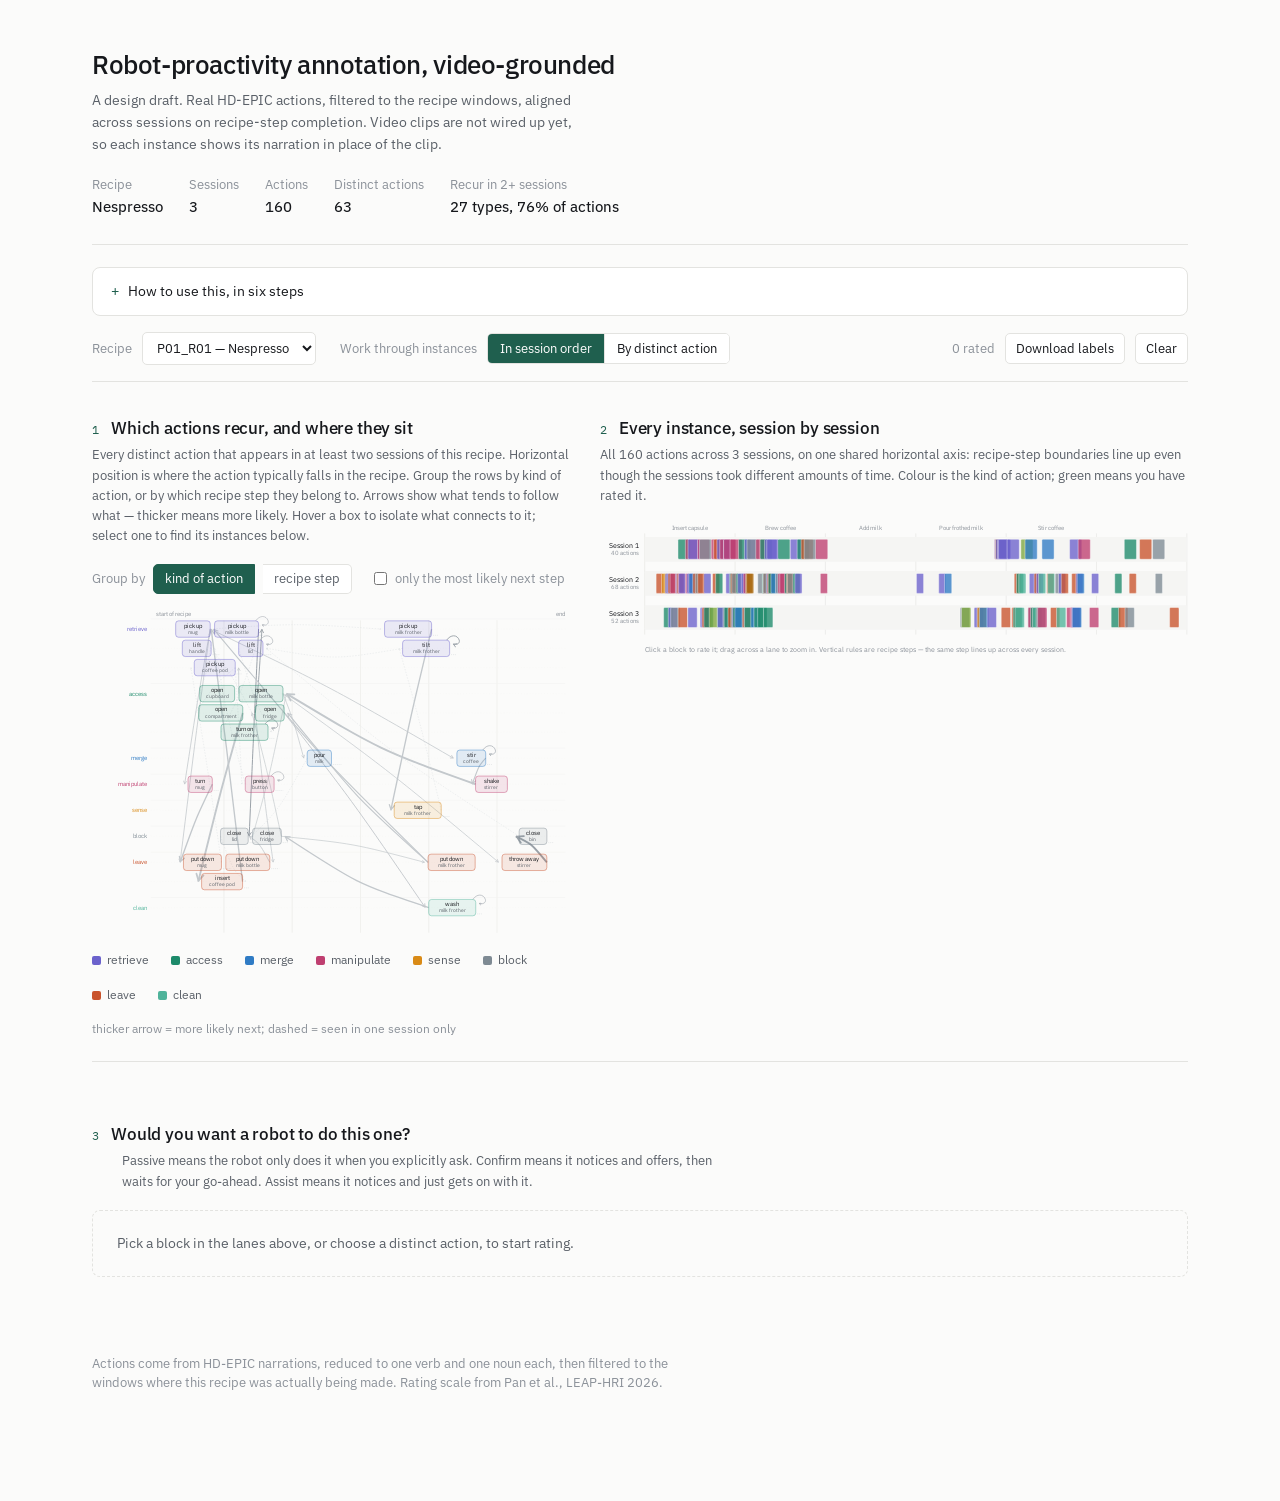
<file: index.html>
<!DOCTYPE html>
<html lang="en">
<head>
<meta charset="utf-8">
<meta name="viewport" content="width=device-width,initial-scale=1">
<title>Proactivity annotation tool — design draft</title>
<link rel="preconnect" href="https://fonts.googleapis.com">
<link rel="preconnect" href="https://fonts.gstatic.com" crossorigin>
<link href="https://fonts.googleapis.com/css2?family=IBM+Plex+Sans:wght@400;450;500;600&family=IBM+Plex+Mono:wght@400;450&display=swap" rel="stylesheet">
<style>
:root{
  --paper:#FBFBFA; --panel:#FFFFFF; --ink:#16181C; --mid:#5A6068; --soft:#8B9199;
  --rule:#E3E3E0; --rule2:#F0F0EE; --accent:#1F5F4E; --accent-soft:#E8F0ED;
  --shade:#F5F5F3;
  --c-access:#1D8A6A; --c-block:#7E8A93; --c-clean:#4FB39A; --c-leave:#C9532C;
  --c-manipulate:#BF3F70; --c-merge:#2F7BC4; --c-monitor:#A9690F; --c-retrieve:#6B62CC;
  --c-sense:#D98A16; --c-split:#C93F3F; --c-transition:#7EA83F; --c-order:#9A6BB8;
}
*{box-sizing:border-box}
html,body{margin:0;padding:0}
body{background:var(--paper);color:var(--ink);font-family:"IBM Plex Sans",-apple-system,BlinkMacSystemFont,"Segoe UI",sans-serif;font-size:14px;line-height:1.55;-webkit-font-smoothing:antialiased}
.wrap{width:90%;max-width:2200px;margin:0 auto;padding:0 28px 96px}
.toprow{display:grid;grid-template-columns:1fr 1.22fr;gap:26px;align-items:start;border-bottom:1px solid var(--rule);margin-bottom:26px}
.toprow>section{border-bottom:0;margin-bottom:0;padding-bottom:22px;min-width:0}
.toprow .snote,.toprow .plot,.toprow .legend,.toprow .gctl{margin-left:0;max-width:none}
@media (max-width:1200px){.toprow{grid-template-columns:1fr}}
a{color:var(--accent)}
h1,h2,h3{font-weight:500;margin:0}

/* ---------- masthead ---------- */
header{padding:44px 0 26px;border-bottom:1px solid var(--rule)}
h1{font-size:26px;letter-spacing:-.015em}
.sub{color:var(--mid);margin-top:6px;max-width:62ch}
.meta{display:flex;gap:26px;flex-wrap:wrap;margin-top:20px;font-size:12.5px;color:var(--soft)}
.meta b{display:block;font-weight:450;color:var(--ink);font-size:15px;font-variant-numeric:tabular-nums}

/* ---------- controls ---------- */
.bar{display:flex;gap:10px;align-items:center;flex-wrap:wrap;padding:16px 0;border-bottom:1px solid var(--rule);position:sticky;top:0;background:var(--paper);z-index:20}
.bar .lbl{font-size:12.5px;color:var(--soft)}
select,button{font-family:inherit;font-size:13px;color:var(--ink);background:var(--panel);border:1px solid var(--rule);border-radius:5px;padding:6px 10px;cursor:pointer}
select:focus-visible,button:focus-visible{outline:2px solid var(--accent);outline-offset:1px}
button:hover{border-color:var(--soft)}
.seg{display:inline-flex;border:1px solid var(--rule);border-radius:5px;overflow:hidden;background:var(--panel)}
.seg button{border:0;border-radius:0;padding:6px 12px}
.seg button+button{border-left:1px solid var(--rule)}
.seg button[aria-pressed=true]{background:var(--accent);color:#fff}
.spacer{flex:1}

/* ---------- sections ---------- */
section{padding:34px 0;border-bottom:1px solid var(--rule)}
.shead{display:flex;align-items:baseline;gap:12px;margin-bottom:4px}
.snum{font-family:"IBM Plex Mono",monospace;font-size:12px;color:var(--accent);padding-top:2px}
.shead h2{font-size:16.5px;letter-spacing:-.01em}
.snote{color:var(--mid);font-size:13px;max-width:74ch;margin:0 0 18px 30px}
.gctl{margin:0 0 10px 30px;display:flex;align-items:center;gap:8px;font-size:12.5px;color:var(--soft);flex-wrap:wrap}
.gbtn{font:inherit;padding:4px 11px;border:1px solid var(--rule);background:var(--panel);cursor:pointer;color:var(--mid)}
.gbtn:first-of-type{border-radius:5px 0 0 5px}.gbtn:last-of-type{border-radius:0 5px 5px 0;border-left:none}
.gbtn.on{background:var(--accent);border-color:var(--accent);color:#fff}
.gchk{display:flex;align-items:center;gap:5px;margin-left:10px;cursor:pointer}
.plot{margin-left:30px}
svg{display:block;width:100%;height:auto;overflow:visible}
text{font-family:"IBM Plex Sans",sans-serif}

/* ---------- annotation ---------- */
.rate{margin-left:0;background:var(--panel);border:1px solid var(--rule);border-radius:8px;padding:22px 24px}
.ctrack{position:relative;height:7px;border-radius:4px;background:var(--rule2);margin-top:8px;overflow:hidden}
.cact{position:absolute;top:0;bottom:0;background:var(--accent);opacity:.5}
.chead{position:absolute;top:-2px;width:2px;height:11px;background:var(--ink);left:0}
.bulk{margin:14px 0 0;font-size:12.5px;color:var(--soft);display:flex;align-items:center;gap:10px;flex-wrap:wrap}
.rate.empty{background:none;border-style:dashed;color:var(--mid)}
.clip{display:flex;gap:22px;align-items:stretch}
.clipcol{width:min(720px,46%);flex:none;min-width:0}
.clipv{width:100%;aspect-ratio:16/9;border-radius:6px;background:#000;border:1px solid var(--rule2)}
.clipv video{width:100%;height:100%;border-radius:6px;object-fit:cover;filter:brightness(2) contrast(1.15) saturate(1.1)}
.ctext{flex:1;min-width:0;display:flex;flex-direction:column}
.cclip{font-size:11px;color:var(--soft);margin-top:5px;text-align:center;font-variant-numeric:tabular-nums}
.thumb{width:172px;height:104px;border-radius:6px;background:var(--shade);border:1px solid var(--rule2);flex:none;display:flex;align-items:center;justify-content:center;color:var(--soft);font-size:11.5px;text-align:center;padding:10px}
.cname{font-size:17px;font-weight:500;letter-spacing:-.01em}
.cmeta{font-size:12.5px;color:var(--soft);margin-top:3px;font-variant-numeric:tabular-nums}
.narr{margin-top:10px;font-size:13.5px;color:var(--mid);border-left:2px solid var(--rule);padding-left:11px}
.ctx{margin-top:11px;margin-bottom:16px;font-size:13px;color:var(--mid)}
.ctx b{font-weight:450;color:var(--ink)}
/* margin-top:auto pushes the controls to the foot of the text column so
   they line up with the bottom of the video instead of leaving a hole. */
.opts{display:flex;gap:8px;margin-top:auto;padding-top:20px;flex-wrap:wrap;border-top:1px solid var(--rule)}
.opt{padding:9px 15px;border-radius:6px;font-size:13.5px}
.opt[aria-pressed=true]{background:var(--accent);border-color:var(--accent);color:#fff}
.why{margin-top:12px;width:100%;font-family:inherit;font-size:13px;padding:9px 11px;border:1px solid var(--rule);border-radius:6px;resize:vertical;min-height:38px;color:var(--ink);background:var(--panel)}
.why:focus-visible{outline:2px solid var(--accent);outline-offset:1px}
.nav{display:flex;gap:8px;align-items:center;margin-top:14px;font-size:12.5px;color:var(--soft)}
.row{margin-top:14px;font-family:"IBM Plex Mono",monospace;font-size:11px;color:var(--soft);background:var(--shade);border-radius:5px;padding:10px 12px;white-space:pre-wrap;word-break:break-all;line-height:1.6}
kbd{font-family:"IBM Plex Mono",monospace;font-size:11px;border:1px solid var(--rule);border-bottom-width:2px;border-radius:3px;padding:1px 5px;background:var(--panel);color:var(--mid)}

/* ---------- legend / footer ---------- */
.legend{display:flex;gap:16px 22px;flex-wrap:wrap;margin:14px 0 0 30px;font-size:12px;color:var(--mid)}
.sw{display:inline-block;width:9px;height:9px;border-radius:2px;margin-right:6px;vertical-align:-1px}
.foot{padding:30px 0 0;font-size:12.5px;color:var(--soft);max-width:74ch}
.how{margin:22px 0 0;border:1px solid var(--rule);border-radius:8px;background:var(--panel);padding:0 18px}
.how summary{cursor:pointer;padding:13px 0;font-size:13.5px;color:var(--ink);list-style:none}
.how summary::-webkit-details-marker{display:none}
.how summary::before{content:"+";color:var(--accent);font-family:"IBM Plex Mono",monospace;margin-right:9px}
.how[open] summary::before{content:"\2212"}
.how ol{margin:0 0 16px;padding-left:20px;font-size:13.5px;color:var(--mid);max-width:76ch}
.how li{margin-bottom:7px}
.how li b{font-weight:500;color:var(--ink)}
@media (max-width:980px){.clip{flex-direction:column}.clipv{width:100%}}
@media (max-width:720px){.wrap{width:auto;padding:0 16px 60px}.plot,.rate,.snote,.legend{margin-left:0}.thumb{width:100%}}
@media (prefers-reduced-motion:no-preference){.bk,.nd{transition:opacity .12s ease}}
</style>
</head>
<body>
<div class="wrap">

<header>
  <h1>Robot-proactivity annotation, video-grounded</h1>
  <p class="sub">A design draft. Real HD-EPIC actions, filtered to the recipe windows, aligned across sessions on recipe-step completion. Video clips are not wired up yet, so each instance shows its narration in place of the clip.</p>
  <div class="meta" id="meta"></div>
</header>

  <details class="how">
    <summary>How to use this, in six steps</summary>
    <ol>
      <li><b>Pick a recipe.</b> Two are loaded. The numbers above tell you how many actions there are and how many distinct kinds of action.</li>
      <li><b>Glance at the top panel.</b> It shows the kinds of action that happen in more than one session, placed left to right by where they usually fall.</li>
      <li><b>Look at the lanes.</b> One lane per session, every action shown. The vertical rules are recipe steps, and they line up across sessions even though the sessions took different amounts of time. Drag across the top strip to zoom in; double-click to zoom back out.</li>
      <li><b>Click any block.</b> The panel at the bottom shows what the person was doing, what came just before and after, and how long their hands were free afterwards.</li>
      <li><b>Rate it.</b> Passive, confirm, or assist. Press <kbd>1</kbd> <kbd>2</kbd> <kbd>3</kbd> and it moves to the next action on its own. Arrow keys move without rating. Rated blocks turn green.</li>
      <li><b>Optional:</b> click a box in the top panel to see just that kind of action across all sessions, and check whether your answer holds when it happens at a different moment. Click it again to go back.</li>
    </ol>
  </details>

<div class="bar">
  <span class="lbl">Recipe</span>
  <select id="recipe"></select>
  <span class="lbl" style="margin-left:14px">Work through instances</span>
  <div class="seg" role="group" aria-label="Traversal mode">
    <button id="mChron" aria-pressed="true">In session order</button>
    <button id="mNode" aria-pressed="false">By distinct action</button>
  </div>
  <span class="spacer"></span>
  <span class="lbl" id="prog">0 rated</span>
  <button id="export">Download labels</button>
  <button id="reset">Clear</button>
</div>

<div class="toprow">
<section>
  <div class="shead"><span class="snum">1</span><h2>Which actions recur, and where they sit</h2></div>
  <p class="snote">Every distinct action that appears in at least two sessions of this recipe. Horizontal position is where the action typically falls in the recipe. Group the rows by kind of action, or by which recipe step they belong to. Arrows show what tends to follow what — thicker means more likely. Hover a box to isolate what connects to it; select one to find its instances below.</p>
  <div class="gctl">
    <span>Group by</span>
    <button class="gbtn on" data-g="cat">kind of action</button><button class="gbtn" data-g="step">recipe step</button>
    <label class="gchk"><input type="checkbox" id="mainOnly"> only the most likely next step</label>
  </div>
  <div class="plot" id="graph"></div>
  <div class="legend" id="legend"></div>
</section>

<section>
  <div class="shead"><span class="snum">2</span><h2>Every instance, session by session</h2></div>
  <p class="snote" id="slNote"></p>
  <div class="plot" id="over"></div>
  <div class="plot" id="detail" style="margin-top:6px"></div>
</section>
</div>

<section style="border-bottom:0">
  <div class="shead"><span class="snum">3</span><h2>Would you want a robot to do this one?</h2></div>
  <p class="snote">Passive means the robot only does it when you explicitly ask. Confirm means it notices and offers, then waits for your go-ahead. Assist means it notices and just gets on with it.</p>
  <div id="rate"></div>
</section>

<p class="foot">Actions come from HD-EPIC narrations, reduced to one verb and one noun each, then filtered to the windows where this recipe was actually being made. Rating scale from Pan et al., LEAP-HRI 2026.</p>

</div>

<script src="scripts\out\annotation_data\data.js"></script>
<script>
(function(){
"use strict";
const $=id=>document.getElementById(id);
const CATS=["retrieve","access","split","merge","manipulate","monitor","sense","distribute","order","transition","block","leave","clean"];
const cc=c=>getComputedStyle(document.documentElement).getPropertyValue("--c-"+c).trim()||"#8B9199";
const OPTS=["Passive","Proactive-confirm","Proactive-assist"];
let grouping="cat", mainOnly=false;
const VIDEO_BASE="https://object-aware-fair-string.trycloudflare.com/hd_epic_videos";

let key=Object.keys(DATA)[0], D=null, mode="chron", selNode=null, cur=null;
let brush=[0,1], labels={};

/* ---------- persistence ---------- */
const LS="proactivity-labels-v1";
try{labels=JSON.parse(localStorage.getItem(LS)||"{}")}catch(e){labels={}}
function save(){try{localStorage.setItem(LS,JSON.stringify(labels))}catch(e){}}

/* ---------- helpers ---------- */
const iid=(r,i)=>key+"|"+D.sessions[r].id.replace(" ","")+"|"+i;
function flat(){ // every instance in the current traversal order
  const out=[];
  D.sessions.forEach((s,r)=>s.a.forEach((a,i)=>{
    if(selNode!==null && a[0]!==selNode) return;
    out.push([r,i,a]);
  }));
  /* flat() already yields sessions in order, and actions in order within a
     session, so selecting a node lands on its first instance in the earliest
     session that contains it. Do not re-sort by position: that used to jump
     to whichever session happened to perform it earliest in the recipe. */
  return out;
}
function nodeOf(a){return a[0]>=0?D.nodes[a[0]].k:null}
/* Always name the concrete thing. a[8] is this instance's own verb+noun, so
   a one-off reads "pour oat milk" instead of "(merge, one-off)". */
function nameOf(a){if(!a)return "\u2014";
  if(a[0]>=0){const n=D.nodes[a[0]];return n.lab||n.k}
  return a[8]||"("+a[1]+", one-off)"}
function isOneOff(a){return a&&a[0]<0}

/* ---------- layout constants ---------- */
const VW=1000, LX=132, RX=982, PW=RX-LX;
/* The swimlane has its own geometry. Its left gutter only has to hold
   "Session 1", so it starts at 68 instead of 132 and runs to the right
   edge — about 9% more drawing width, which goes straight into block size. */
const LVW=1000, LLX=76, LRX=998, LPW=LRX-LLX;

/* ================= 1. GRAPH ================= */
function segOf(n){
  if(n.seg!=null) return n.seg;
  const F=D.segfrac||[]; let k=0;
  for(let j=1;j<F.length-1;j++) if(n.x>=F[j]) k=j;
  return k;
}
/* Greedy lane packing: keep x true, spill downward only when boxes collide. */
function packLanes(list,startLane){
  const lanes=[]; let max=startLane-1;
  list.forEach(n=>{
    n.px=Math.max(LX+n.w/2,Math.min(RX-n.w/2,n.px));
    let L=-1,shift=0;
    for(let j=0;j<lanes.length;j++){
      const need=lanes[j]+9-(n.px-n.w/2);
      if(need<=0){L=j;shift=0;break}
      if(need<=34 && n.px+need+n.w/2<=RX){L=j;shift=need;break}
    }
    if(L<0){lanes.push(0);L=lanes.length-1;shift=0}
    n.px+=shift; lanes[L]=n.px+n.w/2; n.lane=startLane+L;
    max=Math.max(max,n.lane);
  });
  return {lanes:Math.max(1,lanes.length),max:max};
}
function drawGraph(){
  const N=D.nodes.map(n=>Object.assign({},n));
  N.forEach(n=>{const p=(n.lab||n.k).split(" ");n.v=n.lv||p[0];n.o=n.ln||p.slice(1).join(" ");
    n.w=Math.max(n.v.length*7.1,n.o.length*6.3)+22; n.px=LX+n.x*PW;});
  const F=D.segfrac||Array.from({length:D.steps.length+2},(_,i)=>i/(D.steps.length+1));
  const rowsC=CATS.filter(c=>N.some(n=>n.c===c));
  let H, rowH=[], bandTint="";

  if(grouping==="cat"){
    /* rows = kind of action */
    let tot=0;
    rowsC.forEach((c,ri)=>{
      const g=N.filter(n=>n.c===c).sort((a,b)=>a.px-b.px);
      const r=packLanes(g,0);
      g.forEach(n=>n.y=52+tot+n.lane*40);
      rowH[ri]={top:tot,lanes:r.lanes}; tot+=r.lanes*40+14;
    });
    H=52+tot+8;
  }else{
    /* grouped by recipe step: the step is a labelled column, so vertical
       space is spent on packing instead of on a second copy of the verb
       category (which the colour already carries). Consecutive actions end
       up near each other, so the arrows stop crossing the whole canvas. */
    const g=N.slice().sort((a,b2)=>a.px-b2.px);
    const r=packLanes(g,0);
    N.forEach(n=>n.y=52+n.lane*40);
    H=52+(r.max+1)*40+30;
    for(let b=0;b<F.length-1;b++){
      const x0=LX+F[b]*PW,x1=LX+F[b+1]*PW;
      bandTint+=`<rect x="${x0.toFixed(1)}" y="34" width="${(x1-x0).toFixed(1)}" height="${H-44}" fill="var(--shade)" fill-opacity="${b%2?0:.55}"/>`;
    }
  }

  let s=`<svg viewBox="0 0 ${VW} ${H}" role="img" aria-label="Recurring actions and typical position">
  <defs><marker id="ah" viewBox="0 0 10 10" refX="9" refY="5" markerWidth="5.5" markerHeight="5.5" orient="auto-start-reverse"><path d="M2 1.5L8 5L2 8.5" fill="none" stroke="context-stroke" stroke-width="1.7" stroke-linecap="round" stroke-linejoin="round"/></marker></defs>`;
  s+=bandTint;
  for(let i=1;i<F.length-1;i++){const x=LX+F[i]*PW;
    s+=`<line x1="${x.toFixed(1)}" y1="34" x2="${x.toFixed(1)}" y2="${H-10}" stroke="var(--rule)" stroke-width="1"/>`}
  s+=`<text x="${LX}" y="24" font-size="11.5" fill="var(--soft)">start of recipe</text>`;
  s+=`<text x="${RX}" y="24" text-anchor="end" font-size="11.5" fill="var(--soft)">end</text>`;

  if(grouping==="cat"){
    rowsC.forEach((c,i)=>{const y=52+rowH[i].top,ln=rowH[i].lanes;
      s+=`<line x1="${LX-10}" y1="${y-21}" x2="${RX}" y2="${y-21}" stroke="var(--rule2)" stroke-width="1"/>
      <text x="${LX-18}" y="${y+4}" text-anchor="end" font-size="12.5" fill="${cc(c)}">${c}</text>`;
      for(let j=0;j<ln;j++)s+=`<line x1="${LX-10}" y1="${y+j*40}" x2="${RX}" y2="${y+j*40}" stroke="var(--rule2)" stroke-width=".6" stroke-dasharray="2 4"/>`});
  }else{
    D.steps.forEach((st,i)=>{const x=LX+(F[i]+F[i+1])/2*PW;
      s+=`<text x="${x.toFixed(1)}" y="${H-14}" text-anchor="middle" font-size="11.5" fill="var(--soft)">${st.short||st.id.split("_").pop()}</text>`});
    s+=`<text x="${LX-18}" y="56" text-anchor="end" font-size="12.5" fill="var(--soft)">actions</text>`;
  }

  /* transitions. Width = how likely, darkness = how many sessions.
     No printed numbers: the encoding is the number. Exact values on hover. */
  D.edges.forEach(([a,b,p,ns,kind])=>{
    if(mainOnly && !(kind===0 && p>=.34)) return;
    const na=N[a],nb=N[b],ya=na.y,yb=nb.y,back=nb.px<na.px;
    const sx=na.px+(back?-na.w/2:na.w/2), ex=nb.px+(back?nb.w/2+7:-nb.w/2-7), my=(ya+yb)/2+(back?24:-12);
    const bb=kind===1;
    s+=`<path class="ed" data-a="${a}" data-b="${b}" data-kind="${kind||0}" d="M${sx.toFixed(1)} ${ya} C${((sx+ex)/2).toFixed(1)} ${my.toFixed(1)} ${((sx+ex)/2).toFixed(1)} ${my.toFixed(1)} ${ex.toFixed(1)} ${yb}" fill="none" stroke="${bb?"#D6DADD":(ns>=3?"#9AA1A8":"#C3C8CC")}" stroke-width="${(bb?.8:(.7+p*3.2)).toFixed(2)}" ${bb?'stroke-dasharray="3 3"':""} marker-end="url(#ah)"><title>${na.lab||na.k} \u2192 ${nb.lab||nb.k}: ${(p*100).toFixed(0)}% of the time, seen in ${ns} session${ns>1?"s":""}${bb?" \u2014 kept so this action is not a dead end":""}</title></path>`});

  (D.loops||[]).forEach(([i,p,ns])=>{const n=N[i],x=n.px+n.w/2-6,y=n.y-17;
    s+=`<path class="ed" data-a="${i}" data-b="${i}" d="M${x} ${y} c 8 -12, 22 -12, 26 0 c 2 7, -6 11, -13 8" fill="none" stroke="#9AA1A8" stroke-width="${(.7+p*2.4).toFixed(2)}" marker-end="url(#ah)"><title>repeats immediately ${(p*100).toFixed(0)}% of the time</title></path>`});

  /* residual: the mark says "there is more here", the tooltip says how much */
  N.forEach((n,i)=>{if(!(n.res>0.08))return;const x=n.px+n.w/2+3,y=n.y+13;
    s+=`<g opacity=".7"><line x1="${x}" y1="${y}" x2="${(x+7+n.res*14).toFixed(1)}" y2="${y}" stroke="#C3C8CC" stroke-width="1" stroke-dasharray="2 2"/>
      <title>${Math.round(n.res*100)}% of the time this is followed by something seen in only one session, not drawn here</title></g>`});

  /* Session start / end markers removed: two more glyph shapes on a canvas
     that already carries boxes, arrows, loops and dashes cost more than the
     fact is worth. D.starts and D.ends are still in the data. */

  N.forEach((n,i)=>{const y=n.y,col=cc(n.c);
    s+=`<g class="nd" data-i="${i}" tabindex="0" role="button" aria-label="${n.lab||n.k}, ${n.c}">
      <rect x="${(n.px-n.w/2).toFixed(1)}" y="${y-17}" width="${n.w.toFixed(1)}" height="34" rx="6" fill="${col}" fill-opacity=".12" stroke="${col}" stroke-width=".9"/>
      <text x="${n.px.toFixed(1)}" y="${y-3}" text-anchor="middle" font-size="12" fill="var(--ink)">${n.v}</text>
      <text x="${n.px.toFixed(1)}" y="${y+9.5}" text-anchor="middle" font-size="10.5" fill="var(--mid)">${n.o}</text>
      <title>${n.lab||n.k} \u2014 ${n.ct} times across ${n.ns} of ${D.sessions.length} sessions</title></g>`});
  $("graph").innerHTML=s+"</svg>";
  const svg=$("graph");
  svg.querySelectorAll(".nd").forEach(g=>{
    g.style.cursor="pointer";
    const i=+g.dataset.i, go=()=>pickNode(i);
    g.onclick=go; g.onkeydown=e=>{if(e.key==="Enter"||e.key===" "){e.preventDefault();go()}};
    /* focus plus context: hovering isolates what connects to this node */
    g.onmouseenter=()=>focusNode(i); g.onmouseleave=()=>focusNode(null);
    g.onfocus=()=>focusNode(i); g.onblur=()=>focusNode(null);
  });
  paintGraph();
  $("legend").innerHTML=CATS.filter(c=>D.nodes.some(n=>n.c===c))
    .map(c=>`<span><i class="sw" style="background:${cc(c)}"></i>${c}</span>`).join("")
    +`<span style="color:var(--soft)">thicker arrow = more likely next; dashed = seen in one session only</span>`;
}
function focusNode(i){
  const svg=$("graph"); if(!svg) return;
  if(i===null){svg.querySelectorAll(".ed").forEach(e=>e.style.opacity="");
    svg.querySelectorAll(".nd").forEach(g=>g.style.opacity="");paintGraph();return}
  const near=new Set([i]);
  svg.querySelectorAll(".ed").forEach(e=>{
    const a=+e.dataset.a,b=+e.dataset.b,on=(a===i||b===i);
    e.style.opacity=on?1:.08; if(on){near.add(a);near.add(b)}});
  svg.querySelectorAll(".nd").forEach(g=>g.style.opacity=near.has(+g.dataset.i)?1:.22);
}
function paintGraph(){
  $("graph").querySelectorAll(".nd").forEach(g=>{
    const on=selNode===null||+g.dataset.i===selNode;
    g.setAttribute("opacity",on?1:.22);
    const r=g.querySelector("rect");
    r.setAttribute("stroke-width",+g.dataset.i===selNode?2.2:.9);
    r.setAttribute("fill-opacity",+g.dataset.i===selNode?.24:.12);
  });
  $("graph").querySelectorAll(".ed").forEach(e=>{
    e.setAttribute("opacity",selNode===null?1:(+e.dataset.a===selNode||+e.dataset.b===selNode?1:.12));
  });
}
function pickNode(i){
  selNode=selNode===i?null:i;
  mode=selNode===null?mode:"node";
  setMode(mode,true);
  const f=flat(); cur=f.length?[f[0][0],f[0][1]]:null;
  if(selNode!==null){const xs=f.map(t=>t[2][4]);
    brush=[Math.max(0,Math.min(...xs)-.04),Math.min(1,Math.max(...xs)+.04)];}
  paintGraph(); drawLanes(); drawRate();
}

/* ================= 2. LANES ================= */
/* Block width used to be hard-coded at 3.4 units, which is under three
   pixels once the swimlane sits in a half-width column. Instead, measure how
   much room the blocks actually have: take the median gap between visible
   neighbours and fill most of it. Dense stretches still abut, but a lone
   action in a quiet stretch becomes a real click target. */
function blockW(sIdx,x0,x1){
  const n=D.sessions[sIdx].a.filter(t=>t[4]>=x0-.002&&t[4]<=x1+.002).length;
  if(n<2) return 22;
  /* Budget the lane's whole width across the blocks in it rather than
     following local gaps: 68 blocks in 850 units can afford 11 units each.
     Clustered runs then overlap into a solid band, which is what a burst of
     back-to-back actions actually is, and the white edge keeps them countable. */
  return Math.max(6,Math.min(22,LPW/n*0.9));
}
function laneBlocks(sIdx,y,h,x0,x1,click){
  const s=D.sessions[sIdx]; let out="";
  const W=click?blockW(sIdx,x0,x1):Math.max(3,blockW(sIdx,x0,x1)*.55);
  s.a.forEach((a,i)=>{
    const t=a[4]; if(t<x0-.002||t>x1+.002) return;
    const w=W;
    const px=LLX+(t-x0)/(x1-x0)*LPW;
    const lit=selNode===null||a[0]===selNode;
    const isCur=cur&&cur[0]===sIdx&&cur[1]===i;
    const done=labels[iid(sIdx,i)];
    out+=`<rect class="bk" ${click?`data-r="${sIdx}" data-i="${i}" tabindex="0" role="button" aria-label="${nameOf(a)}"`:""} x="${(px-w/2).toFixed(1)}" y="${y}" width="${w.toFixed(2)}" height="${h}" rx="2" fill="${done?"var(--accent)":cc(a[1])}" fill-opacity="${lit?(done?.95:.78):.10}" ${isCur?'stroke="var(--ink)" stroke-width="1.8"':(click?'stroke="var(--panel)" stroke-width="0.7"':"")}/>`;
  });
  return out;
}
function drawLanes(){
  const K=D.steps.length+1, S=D.sessions;
  /* The overview and the detail used to show the same picture twice, because
     the detail defaults to the full range. The strip only earns its place once
     you are zoomed in and need to know where the window sits. So: one lane
     normally, drag on it to zoom, and the strip appears above as a locator. */
  const zoomed = brush[0]>0.002 || brush[1]<0.998;
  const OH=22+S.length*22+22;
  if(!zoomed){ $("over").innerHTML=""; }
  else{
    let o=`<svg viewBox="0 0 ${LVW} ${OH}" role="img" aria-label="Where the zoomed window sits in the whole recipe">`;
    o+=`<text x="${LLX-9}" y="14" text-anchor="end" font-size="10" fill="var(--soft)">whole</text>`;
    for(let i=1;i<K;i++){const x=LLX+i/K*LPW;
      o+=`<line x1="${x.toFixed(1)}" y1="6" x2="${x.toFixed(1)}" y2="${14+S.length*22}" stroke="var(--rule)" stroke-width="1"/>`}
    S.forEach((s,r)=>{const y=8+r*22;
      o+=`<rect x="${LLX}" y="${y}" width="${LPW}" height="16" fill="var(--shade)" rx="2"/>`;
      o+=laneBlocks(r,y+2,12,0,1,false);});
    const bx=LLX+brush[0]*LPW, bw=(brush[1]-brush[0])*LPW;
    o+=`<rect id="bsel" x="${bx.toFixed(1)}" y="5" width="${bw.toFixed(1)}" height="${S.length*22+4}" fill="var(--accent)" fill-opacity=".09" stroke="var(--accent)" stroke-width="1"/>
        <rect id="bhit" x="${LLX}" y="5" width="${LPW}" height="${S.length*22+4}" fill="transparent" style="cursor:crosshair"/>
        <text x="${LLX}" y="${OH-6}" font-size="11.5" fill="var(--soft)">Showing part of the recipe. Double-click a lane to see all of it again.</text>`;
    $("over").innerHTML=o+"</svg>";
  }

  /* --- detail --- */
  const DH=26+S.length*58+26;
  let d=`<svg viewBox="0 0 ${LVW} ${DH}" role="img" aria-label="Zoomed detail">`;
  for(let i=0;i<=K;i++){const t=i/K; if(t<brush[0]||t>brush[1])continue;
    const x=LLX+(t-brush[0])/(brush[1]-brush[0])*LPW;
    d+=`<line x1="${x.toFixed(1)}" y1="16" x2="${x.toFixed(1)}" y2="${22+S.length*58-8}" stroke="var(--rule)" stroke-width="1"/>`}
  const segPx=(1/K)/(brush[1]-brush[0])*LPW;
  D.steps.forEach((st,i)=>{const t=(i+.5)/K; if(t<brush[0]||t>brush[1])return;
    const x=LLX+(t-brush[0])/(brush[1]-brush[0])*LPW, max=Math.floor(segPx/5.6);
    if(max<5)return;
    const full=st.short||st.label;
    const txt=full.length>max?full.slice(0,max-1)+"\u2026":full;
    d+=`<text x="${x.toFixed(1)}" y="11" text-anchor="middle" font-size="10.5" fill="var(--soft)">${txt}</text>`});
  S.forEach((s,r)=>{const y=22+r*58;
    d+=`<text x="${LLX-9}" y="${y+18}" text-anchor="end" font-size="11.5" fill="var(--ink)">${s.id}</text>
        <text x="${LLX-9}" y="${y+31}" text-anchor="end" font-size="10" fill="var(--soft)">${s.n} actions</text>
        <rect x="${LLX}" y="${y}" width="${LPW}" height="42" fill="var(--shade)" rx="2"/>`;});
  /* behind the blocks, so a click still lands on a block and a drag on empty
     lane background zooms instead */
  d+=`<rect id="dhit" x="${LLX}" y="22" width="${LPW}" height="${S.length*58-16}" fill="transparent" style="cursor:crosshair"/>`;
  S.forEach((s,r)=>{d+=laneBlocks(r,22+r*58+4,34,brush[0],brush[1],true);});
  $("detail").innerHTML=d+`<text x="${LLX}" y="${DH-8}" font-size="11.5" fill="var(--soft)">Click a block to rate it${zoomed?"":"; drag across a lane to zoom in"}. Vertical rules are recipe steps — the same step lines up across every session.</text></svg>`;
  $("detail").querySelectorAll(".bk").forEach(b=>{
    b.style.cursor="pointer";
    const go=()=>{cur=[+b.dataset.r,+b.dataset.i];drawLanes();drawRate()};
    b.onclick=go; b.onkeydown=e=>{if(e.key==="Enter"||e.key===" "){e.preventDefault();go()}};
  });
  wireBrush();
  const n=D.nodes[selNode];
  $("slNote").textContent = selNode===null
    ? `All ${D.stats.acts} actions across ${S.length} sessions, on one shared horizontal axis: recipe-step boundaries line up even though the sessions took different amounts of time. Colour is the kind of action; green means you have rated it.`
    : `${n.k} — ${n.ct} instances, in ${n.ns} of ${S.length} sessions. Consistent horizontal positions mean this action has a stable place in the recipe; scattered ones mean it does not.`;
}
function wireBrush(){
  /* The strip maps to the whole recipe; the detail lane maps to whatever
     window is currently shown, so dragging there narrows within it. */
  bindBrush($("over").querySelector("#bhit"), ()=>[0,1]);
  bindBrush($("detail").querySelector("#dhit"), ()=>brush.slice());
}
function bindBrush(hit,range){
  if(!hit)return;
  let a=null;
  const tOf=ev=>{const r=hit.getBoundingClientRect();
    const cx=(ev.touches?ev.touches[0].clientX:ev.clientX)-r.left;
    const f=Math.max(0,Math.min(1,cx/r.width)), w=range();
    return w[0]+f*(w[1]-w[0]);};
  const down=e=>{a=tOf(e);e.preventDefault();
    window.addEventListener("pointermove",move);window.addEventListener("pointerup",up);};
  const move=e=>{const b=tOf(e);const lo=Math.min(a,b),hi=Math.max(a,b);
    if(hi-lo>.012){brush=[lo,hi];drawLanes()}};
  const up=()=>{window.removeEventListener("pointermove",move);window.removeEventListener("pointerup",up);a=null};
  hit.addEventListener("pointerdown",down);
  hit.addEventListener("dblclick",()=>{brush=[0,1];drawLanes()});
}

/* ================= 3. RATE ================= */
function drawRate(){
  const box=$("rate");
  if(!cur){box.innerHTML=`<div class="rate empty">Pick a block in the lanes above, or choose a distinct action, to start rating.</div>`;return}
  const [r,i]=cur, s=D.sessions[r], a=s.a[i], pv=s.a[i-1], nx=s.a[i+1];
  const gap=nx?(nx[2]-(a[2]+a[3])).toFixed(1):null;
  const id=iid(r,i), rec=labels[id]||{};
  const f=flat(), at=f.findIndex(t=>t[0]===r&&t[1]===i);
  const row={instance_id:id,recipe:key,session:s.vid,node:nodeOf(a),verb_category:a[1],
    clip:[a[2],+(a[2]+a[3]).toFixed(1)],duration_s:a[3],aligned_position:a[4],
    step_segment:Math.floor(a[4]*(D.steps.length+1))+1,
    prev:nameOf(pv),next:nameOf(nx),gap_after_s:gap?+gap:null,
    node_recurs_in_sessions:a[0]>=0?D.nodes[a[0]].ns:1,
    label:rec.label||null,rationale:rec.why||null,traversal:mode,
    rating_scope:rec.scope||"instance"};
  const vid=s.vids[a[6]];
  /* A 0.7s clip is unwatchable and gives the annotator nothing to judge.
     Pad the window so there is lead-in and lead-out, but mark where the
     rated action actually sits so the ground truth is not lost. */
  const A0=a[2], A1=+(a[2]+a[3]).toFixed(2);
  const PAD=Math.max(2.5,(9-a[3])/2);
  const C0=Math.max(0,+(A0-PAD).toFixed(2)), C1=+(A1+PAD).toFixed(2);
  const fr=t=>Math.max(0,Math.min(100,(t-C0)/(C1-C0)*100));
  box.innerHTML=`<div class="rate">
    <div class="clip">
      <div class="clipcol">
        <div class="clipv"><video id="clipv" src="${VIDEO_BASE}/${vid}.mp4#t=${C0},${C1}"
          muted playsinline controls preload="metadata" data-s="${C0}" data-e="${C1}"
          data-a0="${A0}" data-a1="${A1}"></video></div>
        <div class="ctrack" title="the shaded part is the action you are rating"><div class="cact" style="left:${fr(A0)}%;width:${Math.max(1.5,fr(A1)-fr(A0))}%"></div><div class="chead" id="chead"></div></div>
        <div class="cclip">clip ${C0}\u2013${C1}s \u00b7 rating the shaded ${a[3]}s \u00b7 ${vid}</div>
      </div>
      <div class="ctext">
        <div class="cname">${nameOf(a)}${isOneOff(a)?' <span style="font-size:12px;color:var(--soft);font-weight:400">\u2014 happens only once</span>':""}</div>
        <div class="cmeta">${s.id} — action ${i+1} of ${s.n}, lasted ${a[3]}s</div>
        ${a[0]>=0?(()=>{const n=D.nodes[a[0]],S=D.sessions.length,
          stable=(n.xhi-n.xlo)<0.12;
          return `<div class="cmeta">Happens in ${n.ns} of ${S} sessions, ${n.ct} times in all.
            ${stable?"It lands in the same part of the recipe every time.":"Where it lands varies a lot between sessions."}
            ${n.dmax>n.dmin*1.8?`Took between ${n.dmin}s and ${n.dmax}s.`:""}</div>`})()
          :`<div class="cmeta">This exact action happened only once, in this session.</div>`}
        <div class="narr">${a[5]}</div>
        <div class="ctx">Comes after <b>${nameOf(pv)}</b>, then <b>${nameOf(nx)}</b>.${gap?` The hands are free for <b>${gap}s</b> afterwards.`:""}</div>
        <div class="opts">${OPTS.map((o,k)=>`<button class="opt" data-o="${o}" aria-pressed="${rec.label===o}">${o} <kbd>${k+1}</kbd></button>`).join("")}</div>
    ${selNode!==null&&f.length>1?`<div class="bulk">
      <span>All ${f.length} instances of <b>${nameOf(a)}</b>, across ${new Set(f.map(t=>t[0])).size} session${new Set(f.map(t=>t[0])).size>1?"s":""}.</span>
      <button id="bulkAll" ${rec.label?"":"disabled"}>Give all of them this rating</button>
      <span>${rec.label?"":"pick a rating first"}</span></div>`:""}
    <textarea class="why" id="why" placeholder="Why? (optional, but please fill it in for the first few)">${rec.why||""}</textarea>
    <div class="nav">
      <button id="prev">Previous</button><button id="next">Next</button>
      <span>${at+1} of ${f.length} in this pass — <kbd>left</kbd> <kbd>right</kbd> to move, <kbd>1</kbd>–<kbd>3</kbd> to rate</span>
    </div>
      </div>
    </div>
    <div class="row">${JSON.stringify(row)}</div></div>`;
  /* Media fragments are advisory: Safari ignores the end time and every
     browser lets you scrub past it. Clamp playback to the clip ourselves. */
  const cv=box.querySelector("#clipv");
  if(cv){const t0=+cv.dataset.s, t1=+cv.dataset.e, hd=box.querySelector("#chead");
    const seek=()=>{if(cv.currentTime<t0-.05||cv.currentTime>t1+.05)cv.currentTime=t0};
    cv.addEventListener("loadedmetadata",seek,{once:true});
    cv.addEventListener("timeupdate",()=>{
      if(hd)hd.style.left=Math.max(0,Math.min(100,(cv.currentTime-t0)/(t1-t0)*100))+"%";
      if(cv.currentTime>t1){cv.pause();cv.currentTime=t0}});
    cv.addEventListener("error",()=>{cv.parentElement.innerHTML=
      `<div style="color:#888;font-size:11.5px;padding:14px;text-align:center">clip unavailable<br>${cv.src.split("/").pop()}</div>`});
  }
  box.querySelectorAll(".opt").forEach(b=>b.onclick=()=>setLabel(b.dataset.o));
  const bk=box.querySelector("#bulkAll");
  if(bk)bk.onclick=()=>{
    const lab=rec.label; if(!lab)return;
    flat().forEach(t=>{const j=iid(t[0],t[1]);
      labels[j]=Object.assign({},labels[j],{label:lab,scope:"node"})});
    save(); drawLanes(); drawRate();
  };
  $("why").onchange=e=>{labels[id]=Object.assign({},labels[id],{why:e.target.value});save()};
  $("prev").onclick=()=>step(-1); $("next").onclick=()=>step(1);
  $("prog").textContent=Object.values(labels).filter(v=>v&&v.label).length+" rated";
}
function setLabel(o){
  if(!cur)return; const id=iid(cur[0],cur[1]);
  labels[id]=Object.assign({},labels[id],{label:o,scope:"instance"}); save();
  drawLanes(); drawRate();
  setTimeout(()=>step(1),160);
}
function step(d){
  const f=flat(); if(!f.length)return;
  let at=cur?f.findIndex(t=>t[0]===cur[0]&&t[1]===cur[1]):-1;
  at=Math.max(0,Math.min(f.length-1,at+d));
  cur=[f[at][0],f[at][1]];
  const t=f[at][2][4];
  if(t<brush[0]||t>brush[1]){const w=brush[1]-brush[0];
    brush=[Math.max(0,t-w/2),Math.min(1,Math.max(w,t+w/2))];}
  drawLanes(); drawRate();
}

/* ================= shell ================= */
function setMode(m,quiet){
  mode=m;
  $("mChron").setAttribute("aria-pressed",m==="chron");
  $("mNode").setAttribute("aria-pressed",m==="node");
  if(!quiet){const f=flat();cur=f.length?[f[0][0],f[0][1]]:null;drawLanes();drawRate()}
}
function load(k){
  key=k; D=DATA[k]; selNode=null; cur=null; brush=[0,1];
  $("meta").innerHTML=[["Recipe",D.name],["Sessions",D.sessions.length],
    ["Actions",D.stats.acts],["Distinct actions",D.stats.types],
    ["Recur in 2+ sessions",D.stats.core+" types, "+Math.round(D.stats.cov*100)+"% of actions"]]
    .map(([a,b])=>`<span>${a}<b>${b}</b></span>`).join("");
  drawGraph(); drawLanes(); drawRate();
}
$("recipe").innerHTML=Object.keys(DATA).map(k=>`<option value="${k}">${k} — ${DATA[k].name}</option>`).join("");
$("recipe").onchange=e=>load(e.target.value);
document.querySelectorAll(".gbtn").forEach(b=>b.onclick=()=>{
  grouping=b.dataset.g;
  document.querySelectorAll(".gbtn").forEach(o=>o.classList.toggle("on",o===b));
  drawGraph();
});
$("mainOnly").onchange=e=>{mainOnly=e.target.checked;drawGraph()};
$("mChron").onclick=()=>{selNode=null;paintGraph();setMode("chron")};
$("mNode").onclick=()=>setMode("node");
$("export").onclick=()=>{
  const rows=[];
  Object.keys(DATA).forEach(k=>DATA[k].sessions.forEach((s,r)=>s.a.forEach((a,i)=>{
    const id=k+"|"+s.id.replace(" ","")+"|"+i, rec=labels[id]; if(!rec||!rec.label)return;
    rows.push({instance_id:id,recipe:k,session:s.vid,node:a[0]>=0?DATA[k].nodes[a[0]].k:null,
      verb_category:a[1],clip:[a[2],+(a[2]+a[3]).toFixed(1)],duration_s:a[3],
      aligned_position:a[4],prev:i>0?(s.a[i-1][0]>=0?DATA[k].nodes[s.a[i-1][0]].k:"one-off"):null,
      next:i<s.a.length-1?(s.a[i+1][0]>=0?DATA[k].nodes[s.a[i+1][0]].k:"one-off"):null,
      node_label:a[0]>=0?(DATA[k].nodes[a[0]].lab||DATA[k].nodes[a[0]].k):(a[8]||null),
      narration_id:a[7]||null,
      label:rec.label,rationale:rec.why||null,rating_scope:rec.scope||"instance"});})));
  const b=new Blob([JSON.stringify(rows,null,1)],{type:"application/json"});
  const u=URL.createObjectURL(b), a=document.createElement("a");
  a.href=u; a.download="proactivity_labels.json"; a.click(); URL.revokeObjectURL(u);
};
$("reset").onclick=()=>{if(confirm("Clear all labels on this device?")){labels={};save();drawLanes();drawRate()}};
document.addEventListener("keydown",e=>{
  if(/^(INPUT|TEXTAREA|SELECT)$/.test(e.target.tagName))return;
  if(e.key==="ArrowRight"){step(1);e.preventDefault()}
  else if(e.key==="ArrowLeft"){step(-1);e.preventDefault()}
  else if("123".includes(e.key)){setLabel(OPTS[+e.key-1]);e.preventDefault()}
});
load(key);
})();
</script>
</body>
</html>
</file>
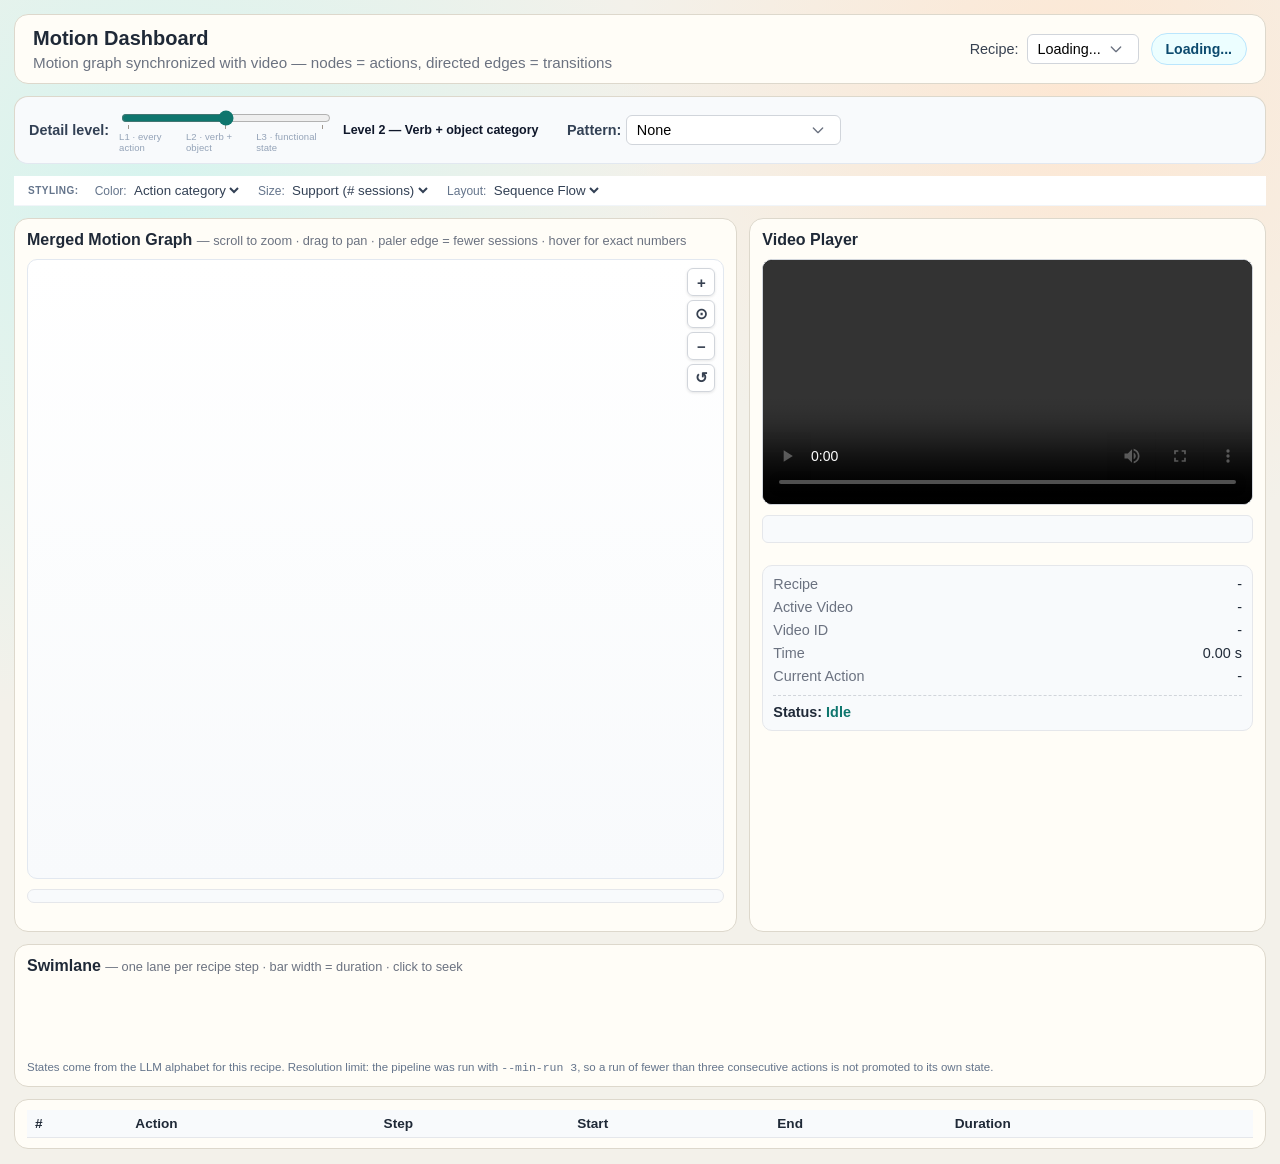
<file: Nespresso_Dashboard.html>
<!DOCTYPE html>
<html lang="en">
<head>
  <meta charset="UTF-8" />
  <meta name="viewport" content="width=device-width, initial-scale=1.0" />
  <title>Motion Dashboard</title>
  <script src="https://d3js.org/d3.v7.min.js"></script>
  <link rel="stylesheet" href="assets/nespresso-dashboard/css/dashboard.css" />
  <style>
    /* Level slider — self-contained so dashboard.css needs no edit. */
    .level-slider-group { display: flex; align-items: center; gap: 12px; }
    .level-slider-wrap  { display: flex; flex-direction: column; gap: 2px; }
    #levelSlider {
      width: 210px; accent-color: #0f766e; cursor: pointer; margin: 0;
    }
    .level-slider-ticks {
      display: flex; justify-content: space-between;
      width: 210px; font-size: 9.5px; color: #94a3b8; letter-spacing: .01em;
    }
    .level-slider-ticks span:nth-child(1) { transform: translateX(-2px); }
    .level-slider-ticks span:nth-child(3) { transform: translateX(2px); }
    .level-slider-ticks span.active { color: #0f766e; font-weight: 700; }
    .level-slider-value {
      font-size: 12.5px; font-weight: 600; color: #0f172a;
      min-width: 210px; white-space: nowrap;
    }
    /* While a level change is in flight the control is inert, so a fast
       double-drag cannot start two builds against the same SVG. */
    .level-switching #levelSlider { opacity: .55; pointer-events: none; }

    /* One tooltip only. The native SVG <title> tooltip has been removed in
       graph.js; this guards against any stray one re-appearing. */
    #graphSvg title { display: none; }
  </style>
</head>
<body>
  <div class="page" id="appRoot">

    <section class="header">
      <div class="header-left">
        <h1 class="title" id="dashboardTitle">Motion Dashboard</h1>
        <p class="sub">Motion graph synchronized with video — nodes = actions, directed edges = transitions</p>
      </div>
      <div class="header-right">
        <div class="recipe-selector">
          <label for="recipeSelect" class="control-label">Recipe:</label>
          <select id="recipeSelect" class="control-select">
            <option value="">Loading...</option>
          </select>
        </div>
        <div class="pill" id="summaryPill">Loading...</div>
      </div>
    </section>

    <!-- Session Picker Row -->
    <section class="session-picker-row" id="sessionPickerRow" style="display:none;">
      <label class="control-label">Highlight View:</label>
      <div class="session-picker-tabs" id="sessionPickerTabs"></div>
    </section>

    <!-- ENCODING CONTROLS — shared across both views ──────────────────────────── -->
    <!-- PRIMARY CONTROLS — What you are looking at -->
    <!-- PRIMARY CONTROLS ─────────────────────────────────────────────────
         Four controls became two.

         "View" (merged / this session / raw audit) duplicated the session
         tabs above; "Flow Pattern" pruned edges at render time, which the
         episode pipeline already does by evidence; "Detail" (main steps /
         every action) is now one of the Detail-level options. All three were
         permanently greyed out in episode mode — a control that can never be
         clicked should be removed, not disabled. They are kept as hidden
         inputs so app.js keeps its expected values.
    ────────────────────────────────────────────────────────────────────── -->
    <section class="encoding-controls-row" id="encodingControlsRow" style="display: flex; flex-wrap: wrap; gap: 14px; align-items: center; padding: 10px 14px; background: #f8fafc; border-bottom: 1px solid #e2e8f0;">

      <!-- DETAIL LEVEL — slider ─────────────────────────────────────────
           Prof. Lin asked to see the change, not a reload. The slider drives
           the (now hidden) <select>, so every existing listener in app.js
           keeps working, while the graph cross-fades between levels instead
           of being torn down and rebuilt from a fresh fetch.

           Level 3 (episodes) is removed from the ladder entirely: it is not
           displayed and not reported.
      ────────────────────────────────────────────────────────────────── -->
      <div class="control-group level-slider-group">
        <label class="control-label" for="levelSlider" style="font-weight: 600; color: #334155;">Detail level:</label>
        <div class="level-slider-wrap">
          <input type="range" id="levelSlider" min="0" max="2" step="1" value="1"
                 aria-label="Graph detail level" list="levelTicks" />
          <datalist id="levelTicks">
            <option value="0"></option><option value="1"></option><option value="2"></option>
          </datalist>
          <div class="level-slider-ticks">
            <span data-level="0">L1 · every action</span>
            <span data-level="1">L2 · verb + object</span>
            <span data-level="2">L3 · functional state</span>
          </div>
        </div>
        <span id="levelSliderValue" class="level-slider-value">Level 2 — Verb + object category</span>

        <!-- Kept in the DOM so app.js keeps its expected element and values. -->
        <select id="graphModeSelect" style="display:none;">
          <option value="full">Level 1 — Every distinct action</option>
          <option value="hybrid" selected>Level 2 — Verb + object category</option>
          <option value="step">Level 3 — Functional state</option>
        </select>
      </div>

      <div class="control-group">
        <label class="control-label" for="patternSelect" style="font-weight: 600; color: #334155;">Pattern:</label>
        <select id="patternSelect" class="control-select">
          <option value="none" selected>None</option>
          <option value="spine">Common to every session</option>
          <option value="likely">Most likely route</option>
        </select>
      </div>

      <button id="expandBackBtn" class="control-btn" style="display:none; border: 1px solid #d1d5db; padding: 6px 12px; border-radius: 6px; cursor: pointer; background:#fff; font-weight:600;">
        ← Back
      </button>
      <span id="expandCrumb" style="font-size: 12px; color: #64748b;"></span>

      <!-- Retired controls, kept so app.js finds its elements. -->
      <select id="graphSourceSelect" style="display:none;"><option value="merged" selected>merged</option></select>
      <select id="chainLevelSelect" style="display:none;"><option value="micro" selected>micro</option><option value="macro">macro</option></select>
      <select id="edgeDetailSelect" style="display:none;"><option value="all" selected>all</option></select>
      <button id="highlightSpineBtn" style="display:none;">spine</button>
    </section>

    <!-- The pattern verdict. Prof. Lin: if a recipe has no pattern, say so. -->
    <section id="patternNoteRow" style="display:none; margin:0; padding: 6px 14px; background:#fffbeb; border-bottom:1px solid #fde68a; font-size:12.5px; color:#78350f;">
      <span id="patternNote"></span>
    </section>

    <!-- SECONDARY CONTROLS — How it is drawn (Visual Tuning) -->
    <section class="encoding-controls-subrow" style="display: flex; flex-wrap: wrap; gap: 16px; align-items: center; padding: 6px 14px; background: #ffffff; border-bottom: 1px solid #f1f5f9; font-size: 12px; color: #64748b;">
      <span style="font-weight: 600; text-transform: uppercase; letter-spacing: 0.05em; font-size: 10px;">Styling:</span>
      
      <span>
        <label for="colorEncodeSelect">Color:</label>
        <select id="colorEncodeSelect" class="control-select-sub" style="border: none; background: transparent; font-weight: 500; color: #334155; cursor: pointer;">
          <option value="category">Action category</option>
          <option value="phase">Recipe step</option>
          <option value="duration">Mean duration</option>
        </select>
      </span>

      <select id="emphasisSelect" style="display:none;"><option value="1" selected>1</option></select>

      <span>
        <label for="sizeEncodeSelect">Size:</label>
        <select id="sizeEncodeSelect" class="control-select-sub" style="border: none; background: transparent; font-weight: 500; color: #334155; cursor: pointer;">
          <option value="support">Support (# sessions)</option>
          <option value="duration">Duration</option>
        </select>
      </span>

      <span>
        <label for="layoutModeSelect">Layout:</label>
        <select id="layoutModeSelect" class="control-select-sub" style="border: none; background: transparent; font-weight: 500; color: #334155; cursor: pointer;">
          <option value="temporal">Sequence Flow</option>
          <option value="category">HRC Category</option>
        </select>
      </span>
    </section>

    <!-- SINGLE UNIFIED VIEW ─────────────────────────────────────────── -->
    <section class="layout" id="unifiedSessionView">
      
      <!-- LEFT PANEL: Unified Graph -->
      <article class="panel">
        <h2>
          <span id="graphPanelTitle">Merged Motion Graph</span>
          <span class="graph-hint">— scroll to zoom · drag to pan · paler edge = fewer sessions · hover for exact numbers</span>
        </h2>
        <div id="graphWrap">
          <svg id="graphSvg"></svg>
          <div class="zoom-controls">
            <button id="zoomIn"    title="Zoom in">+</button>
            <button id="zoomReset" title="Fit to view">⊙</button>
            <button id="zoomOut"   title="Zoom out">−</button>
            <button id="resetLayout" title="Reset node positions">↺</button>
          </div>
        </div>
        <div class="legend-strip" id="legendStrip"></div>
        <!-- §7 always-on honesty caveat: sample size + whether a fixed order
             exists. Populated by updateGraphCaveat() in app.js on every render. -->
        <p id="graphCaveat" class="graph-hint"
           style="margin:6px 2px 0; font-size:11.5px; line-height:1.45; color:#475569;"></p>
      </article>

      <!-- RIGHT PANEL: Video & Timelines -->
      <article class="panel">
        <h2>Video Player</h2>
        <video id="video" controls preload="metadata"></video>
        
        <!-- Shown ONLY in "All Sessions" mode -->
        <div id="videoQueueRow" class="video-queue-row" style="display:none;">
          <span class="video-queue-label-prefix">Switch to:</span>
          <div id="videoQueue" class="video-queue"></div>
        </div>
        <div id="barcodeStackWrap" style="display:none; margin-top: 10px;">
          <h3 class="barcode-stack-heading" style="font-size: 11px; margin-bottom: 5px; color:#475569;">Action sequences (normalized time)</h3>
          <div id="barcodeStack" class="barcode-stack-container"></div>
        </div>

        <!-- Shown ONLY in "Single Session" mode -->
        <div id="annotationTimelineWrap">
          <div id="annotationTimeline" class="annotation-timeline"></div>
        </div>

        <div class="meta">
          <div class="row"><span>Recipe</span><span id="recipeLabel">-</span></div>
          <div class="row"><span>Active Video</span><span id="sessionLabel">-</span></div>
          <div class="row"><span>Video ID</span><span id="videoLabel">-</span></div>
          <div class="row"><span>Time</span><span id="timeLabel">0.00 s</span></div>
          <div class="row"><span>Current Action</span><span id="actionLabel">-</span></div>
          <div class="status" id="statusLabel">Status: <strong>Idle</strong></div>
        </div>
      </article>

      <!-- SWIMLANE (Shown ONLY in "Single Session" mode) -->
      <article class="panel swimlane-panel" id="swimlanePanel">
        <h2>
          Swimlane
          <span class="graph-hint">— one lane per recipe step · bar width = duration · click to seek</span>
        </h2>
        <div id="swimlaneContainer" class="swimlane-container"></div>
        <p class="graph-hint" style="margin:6px 0 0; font-size:11.5px; color:#64748b;">
          States come from the LLM alphabet for this recipe. Resolution limit: the
          pipeline was run with <code>--min-run 3</code>, so a run of fewer than three
          consecutive actions is not promoted to its own state.
        </p>
      </article>
    </section>

    <!-- FOOTER PANEL -->
    <section class="footerPanel" id="footerPanel">
      <table class="timeline">
        <thead>
          <tr>
            <th>#</th><th>Action</th><th>Step</th><th>Start</th><th>End</th><th>Duration</th>
          </tr>
        </thead>
        <tbody id="timelineBody"></tbody>
      </table>
    </section>

  </div>

  <div id="edgeTooltip" class="hover-tooltip"></div>
  <div id="nodeTooltip" class="hover-tooltip"></div>

  <script type="module" src="assets/nespresso-dashboard/js/app.js"></script>
</body>
</html>
</file>
<file: assets/nespresso-dashboard/css/dashboard.css>
:root {
  --bg: #f3f1ea;
  --panel: #fffdf7;
  --ink: #1f2937;
  --muted: #6b7280;
  --accent: #0f766e;
  --edge: #94a3b8;
  --edge-active: #ea580c;
  --selected: #2563eb;
  --primary-lane-bg: #f0fdf4;
  --primary-lane-stroke: #86efac;
  --secondary-lane-bg: #fafafa;
  --secondary-lane-stroke: #94a3b8;
}

* { box-sizing: border-box; }

body {
  margin: 0;
  color: var(--ink);
  background:
    radial-gradient(circle at 12% 18%, #d6f4ef 0%, transparent 35%),
    radial-gradient(circle at 84% 8%, #fde7d3 0%, transparent 30%),
    var(--bg);
  font-family: "Segoe UI", "Trebuchet MS", sans-serif;
}

/* ────────── Layout ─────────────────────────────────────────────────────── */

.page {
  width: 100%;
  max-width: 2200px;
  margin: 0 auto;
  padding: 14px;
  display: grid;
  align-content: start;
  gap: 12px;
  min-height: 100vh;
}

.header {
  background: var(--panel);
  border: 1px solid #ddd8cc;
  border-radius: 14px;
  padding: 12px 18px;
  display: flex;
  flex-wrap: wrap;
  justify-content: space-between;
  align-items: center;
  gap: 12px;
}

.header-left { flex: 1; min-width: 0; }
.header-right {
  display: flex;
  flex-wrap: wrap;
  gap: 12px;
  align-items: center;
}

.title { margin: 0; font-size: 1.25rem; }
.sub { margin: 4px 0 0; color: var(--muted); font-size: 0.95rem; }

.pill {
  display: inline-flex;
  align-items: center;
  background: #ecfeff;
  border: 1px solid #bae6fd;
  border-radius: 999px;
  padding: 7px 14px;
  font-weight: 600;
  font-size: 0.88rem;
  color: #0c4a6e;
}

/* ────────── Recipe selector + session tabs ────────────────────────────── */

.recipe-selector { display: flex; align-items: center; gap: 8px; }

.session-picker-row {
  background: var(--panel);
  border: 1px solid #ddd8cc;
  border-radius: 14px;
  padding: 10px 14px;
  display: flex;
  align-items: center;
  gap: 16px;
  flex-wrap: wrap;
}

.session-picker-tabs {
  display: inline-flex;
  border: 1px solid #d1d5db;
  border-radius: 10px;
  overflow: hidden;
  background: white;
}

.session-tab {
  padding: 7px 16px;
  border: none;
  background: white;
  font-size: 0.88rem;
  font-weight: 500;
  color: #374151;
  cursor: pointer;
  border-right: 1px solid #d1d5db;
  transition: background 0.15s;
}

.session-tab:last-child { border-right: none; }
.session-tab:hover { background: #f9fafb; }
.session-tab.active {
  background: var(--accent);
  color: white;
}

.session-tab.merged-tab {
  background: #f3f4f6;
}
.session-tab.merged-tab.active { background: var(--accent); color: white; }

/* ────────── Shared encoding-controls row ─────────────────────────────── */

.encoding-controls-row {
  background: var(--panel);
  border: 1px solid #ddd8cc;
  border-radius: 14px;
  padding: 10px 14px;
  display: flex;
  align-items: center;
  gap: 10px;
  flex-wrap: wrap;
}

.encoding-controls-sep {
  width: 1px;
  height: 22px;
  background: #d1d5db;
  margin: 0 6px;
}

body.comparison-mode [data-comparison-hide] {
  display: none !important;
}

/* Sub-mode toggle (merged graph vs small multiples) */

.submode-row {
  display: flex;
  align-items: center;
  gap: 14px;
  margin-left: 12px;
}

.submode-tabs {
  display: inline-flex;
  border: 1px solid #d1d5db;
  border-radius: 8px;
  overflow: hidden;
  background: white;
}

.submode-tab {
  padding: 6px 14px;
  border: none;
  background: white;
  font-size: 0.82rem;
  color: #374151;
  cursor: pointer;
  border-right: 1px solid #d1d5db;
}

.submode-tab:last-child { border-right: none; }
.submode-tab:hover { background: #f9fafb; }
.submode-tab.active {
  background: #fdba74;
  color: #1f2937;
  font-weight: 600;
}

.support-filter-wrap {
  display: flex;
  align-items: center;
  gap: 8px;
}

/* ────────── Generic controls ──────────────────────────────────────────── */

.control-label {
  font-size: 0.9rem;
  font-weight: 500;
  color: #374151;
}

.control-select {
  padding: 6px 36px 6px 10px;
  border-radius: 6px;
  border: 1px solid #d1d5db;
  font-size: 0.9rem;
  cursor: pointer;
  background: white url('data:image/svg+xml,%3Csvg xmlns=%22http://www.w3.org/2000/svg%22 fill=%22none%22 viewBox=%220 0 24 24%22 stroke=%22%236B7280%22%3E%3Cpath stroke-linecap=%22round%22 stroke-linejoin=%22round%22 stroke-width=%222%22 d=%22M19 9l-7 7-7-7%22/%3E%3C/svg%3E') no-repeat right 14px center;
  background-size: 16px;
  appearance: none;
  -webkit-appearance: none;
}

.control-select.disabled,
.control-select:disabled {
  opacity: 0.45;
  cursor: not-allowed;
}

.control-slider {
  width: 140px;
  cursor: pointer;
}

.threshold-label {
  font-weight: 600;
  min-width: 20px;
}

.controls-row {
  display: flex;
  gap: 10px;
  align-items: center;
  margin-bottom: 8px;
  flex-wrap: wrap;
}

/* ────────── Single-session layout ─────────────────────────────────────── */

.layout {
  display: grid;
  grid-template-columns: 1.4fr 1fr;
  gap: 12px;
  min-height: 0;
}

.panel {
  background: var(--panel);
  border: 1px solid #ddd8cc;
  border-radius: 14px;
  padding: 12px;
  display: grid;
  gap: 10px;
  align-content: start;
  min-width: 0;
}

.panel h2 { margin: 0; font-size: 1rem; }
.panel h3 { margin: 6px 0 4px; font-size: 0.92rem; }

.graph-hint {
  font-size: 0.8em;
  font-weight: 400;
  color: #6b7280;
}

#graphWrap, #mergedGraphWrap {
  height: 620px;
  border-radius: 10px;
  background: linear-gradient(180deg, #fff 0%, #f8fafc 100%);
  border: 1px solid #e2e8f0;
  overflow: hidden;
  position: relative;
  cursor: grab;
}

#graphWrap:active, #mergedGraphWrap:active { cursor: grabbing; }
#graphSvg, #mergedGraphSvg { width: 100%; height: 100%; display: block; }

.zoom-controls {
  position: absolute;
  top: 8px;
  right: 8px;
  display: flex;
  flex-direction: column;
  gap: 4px;
  z-index: 10;
}

.zoom-controls button {
  width: 28px;
  height: 28px;
  border: 1px solid #d1d5db;
  border-radius: 6px;
  background: rgba(255, 255, 255, 0.92);
  color: #374151;
  font-size: 15px;
  font-weight: bold;
  cursor: pointer;
  display: flex;
  align-items: center;
  justify-content: center;
  padding: 0;
  box-shadow: 0 1px 3px rgba(0, 0, 0, 0.1);
}

.zoom-controls button:hover { background: #f3f4f6; }

/* ────────── Comparison layout ─────────────────────────────────────────── */

.comparison-layout {
  display: grid;
  grid-template-columns: 1.5fr 1fr;
  gap: 12px;
  min-height: 0;
}

.comparison-graph-panel { min-width: 0; }
.comparison-video-panel { min-width: 0; }

#smallMultiplesContainer {
  display: flex;
  flex-direction: column;
  gap: 10px;
}

.thumbnail-graph-wrap {
  border: 2px solid #d1d5db;
  border-radius: 10px;
  padding: 8px;
  background: linear-gradient(180deg, #fff 0%, #f8fafc 100%);
  height: 200px;
  display: flex;
  flex-direction: column;
}

.thumbnail-graph-heading {
  font-size: 0.78rem;
  font-weight: 600;
  margin-bottom: 4px;
}

.thumbnail-graph-svg {
  flex: 1;
  width: 100%;
  height: 100%;
}

/* Video queue */

.video-queue-row {
  display: flex;
  align-items: center;
  gap: 10px;
  margin-top: 6px;
}

.video-queue-label-prefix {
  font-size: 0.85rem;
  color: var(--muted);
  font-weight: 500;
  white-space: nowrap;
}

.video-queue {
  display: flex;
  gap: 8px;
  flex-wrap: wrap;
  flex: 1;
}

.video-queue-thumb {
  width: 120px;
  border-radius: 8px;
  border: 1px solid #d1d5db;
  overflow: hidden;
  cursor: pointer;
  background: #000;
  position: relative;
  transition: transform 0.12s, border-color 0.12s;
}

.video-queue-thumb:hover {
  border-color: var(--accent);
  transform: scale(1.03);
}

.video-queue-thumb video {
  width: 100%;
  height: 68px;
  object-fit: cover;
  display: block;
}

.video-queue-label {
  position: absolute;
  bottom: 0;
  left: 0;
  right: 0;
  background: rgba(0, 0, 0, 0.65);
  color: white;
  font-size: 0.72rem;
  padding: 2px 6px;
  text-align: center;
}

/* Barcode stack */

.barcode-stack-heading {
  margin: 14px 0 6px;
  font-size: 0.88rem;
  color: #374151;
  font-weight: 600;
}

.barcode-stack-container { display: flex; flex-direction: column; gap: 6px; }

.barcode-row {
  display: flex;
  align-items: center;
  gap: 8px;
}

.barcode-row-label {
  min-width: 78px;
  font-size: 0.78rem;
  color: #374151;
  font-weight: 500;
  text-align: right;
}

.barcode-strip {
  flex: 1;
  height: 26px;
  position: relative;
  border: 1px solid #d1d5db;
  border-radius: 5px;
  overflow: hidden;
  background: #f8fafc;
  cursor: pointer;
}

.barcode-row.active .barcode-strip {
  border: 2.5px solid var(--selected);
  height: 28px;
}

.barcode-segment {
  position: absolute;
  top: 0;
  height: 100%;
  opacity: 0.78;
  cursor: pointer;
  border-right: 1px solid rgba(255, 255, 255, 0.25);
  transition: opacity 0.12s;
}

.barcode-segment:hover { opacity: 1; }

.barcode-playhead {
  position: absolute;
  top: 0;
  width: 2px;
  height: 100%;
  background: #1f2937;
  pointer-events: none;
  z-index: 10;
  left: 0;
}

.comparison-legend-strip {
  font-size: 0.75rem;
  color: #475569;
  padding: 6px;
}

/* ────────── Legend ────────────────────────────────────────────────────── */

.legend-strip {
  display: grid;
  grid-template-columns: repeat(2, minmax(0, 1fr));
  gap: 10px 14px;
  font-size: 0.76rem;
  padding: 6px 8px;
  background: #f8fafc;
  border: 1px solid #e5e7eb;
  border-radius: 8px;
  color: #374151;
}

.legend-item { display: flex; align-items: center; gap: 5px; }
.legend-section { display: grid; gap: 6px; align-content: start; }

.legend-section-title {
  font-size: 0.72rem;
  font-weight: 700;
  color: #0f172a;
  text-transform: uppercase;
  letter-spacing: 0.06em;
}

.legend-section-items { display: grid; gap: 6px; }

.legend-node-colors-grid,
.legend-node-annotations-grid {
  display: grid;
  grid-template-columns: repeat(2, minmax(0, 1fr));
  gap: 6px 10px;
}

.legend-dot {
  width: 10px;
  height: 10px;
  border-radius: 50%;
  flex-shrink: 0;
  border: 1px solid rgba(0, 0, 0, 0.15);
}

.legend-line {
  width: 22px;
  height: 2px;
  flex-shrink: 0;
  background: #94a3b8;
}

.legend-line.dashed {
  background: none;
  border-top: 2px dashed #94a3b8;
}

.legend-badge,
.legend-arrow,
.legend-ring,
.legend-label-sample {
  width: 22px;
  height: 18px;
  display: inline-flex;
  align-items: center;
  justify-content: center;
  flex-shrink: 0;
  border: 1px solid rgba(0, 0, 0, 0.15);
  border-radius: 999px;
  background: #fff;
  color: #64748b;
  font-size: 0.68rem;
  font-weight: 700;
}

.legend-ring {
  border: none;
  border-radius: 0;
  background: transparent;
  color: #475569;
  font-size: 0.9rem;
}

.legend-arrow { border-radius: 6px; }

/* ────────── Video + annotation strip (single session) ──────────────────── */

video {
  width: 100%;
  border-radius: 10px;
  border: 1px solid #d1d5db;
  background: #000;
}

#comparisonVideo {
  width: 100%;
  max-height: 360px;
  background: #000;
}

.annotation-timeline {
  width: 100%;
  height: 28px;
  position: relative;
  border-radius: 6px;
  overflow: hidden;
  border: 1px solid #e5e7eb;
  margin-bottom: 6px;
  background: #f8fafc;
}

.meta {
  display: grid;
  gap: 7px;
  background: #f8fafc;
  border: 1px solid #e5e7eb;
  border-radius: 10px;
  padding: 10px;
  margin-top: 6px;
}

.row {
  display: flex;
  justify-content: space-between;
  gap: 10px;
  font-size: 0.9rem;
}

.row span:first-child { color: var(--muted); }

.status {
  border-top: 1px dashed #d1d5db;
  margin-top: 4px;
  padding-top: 8px;
  font-size: 0.9rem;
  font-weight: 600;
}

.status strong { color: var(--accent); }

/* ────────── Timeline table ────────────────────────────────────────────── */

.footerPanel {
  background: var(--panel);
  border: 1px solid #ddd8cc;
  border-radius: 14px;
  padding: 10px 12px;
  overflow: auto;
  max-height: 200px;
}

.timeline {
  width: 100%;
  border-collapse: collapse;
  font-size: 0.85rem;
}

.timeline th,
.timeline td {
  text-align: left;
  border-bottom: 1px solid #e5e7eb;
  padding: 6px 8px;
  white-space: nowrap;
}

.timeline th {
  position: sticky;
  top: 0;
  background: #f8fafc;
  z-index: 1;
}

.timeline tr.active { background: #fff7ed; }

.empty {
  color: #b91c1c;
  font-weight: 600;
  padding: 8px;
  border-radius: 8px;
  background: #fef2f2;
  border: 1px solid #fecaca;
  margin-top: 8px;
}

/* ────────── Graph elements ────────────────────────────────────────────── */

.link {
  stroke: var(--edge);
  stroke-opacity: 0.55;
  fill: none;
}

.link.back-edge,
.link.self-loop { stroke-opacity: 0.55; }
.link.fwd-edge.dominant { stroke-opacity: 0.75; }
.link.fwd-edge.minor { stroke-opacity: 0.15; }
.link.bidir-edge { stroke-opacity: 0.6; }

.link.active {
  stroke: var(--edge-active);
  stroke-opacity: 1;
  stroke-dasharray: 8 6;
  animation: dashMove 0.7s linear infinite;
}

.paused .link.active { animation-play-state: paused; }

.node circle {
  stroke: #1e293b;
  stroke-width: 1.2;
  fill-opacity: 0.92;
}

.node.active circle {
  stroke: var(--edge-active);
  stroke-width: 3px;
  animation: pulseScale 1.2s ease-in-out infinite;
}

.node.selected circle {
  stroke: var(--selected);
  stroke-width: 4px;
}

.node.selected.active circle {
  stroke: var(--edge-active);
  stroke-width: 3px;
}

.paused .node.active circle { animation-play-state: paused; }

.node.dragging { cursor: grabbing; }

.node.dragging circle {
  stroke: #3b82f6;
  stroke-width: 2.5;
}

.cluster-hull {
  pointer-events: none;
}

.cluster-label, .lane-label {
  pointer-events: none;
  font-family: "Segoe UI", "Trebuchet MS", sans-serif;
}

.support-badge-bg, .support-badge-text { pointer-events: none; }

/* ────────── Hover tooltips ────────────────────────────────────────────── */

.hover-tooltip {
  position: fixed;
  background: rgba(0, 0, 0, 0.85);
  color: white;
  padding: 8px 12px;
  border-radius: 4px;
  font-size: 12px;
  font-family: monospace;
  pointer-events: none;
  display: none;
  white-space: pre;
  z-index: 100;
  box-shadow: 0 2px 8px rgba(0, 0, 0, 0.3);
  max-width: 360px;
}

/* ────────── Animations ────────────────────────────────────────────────── */

@keyframes pulseScale {
  0%, 100% { transform: scale(1); }
  50% { transform: scale(1.28); }
}

@keyframes dashMove {
  to { stroke-dashoffset: -28; }
}

/* ────────── Swimlane ──────────────────────────────────────────────────── */

.swimlane-panel {
  grid-column: 1 / -1;
}

.swimlane-container {
  min-height: 60px;
  overflow-x: auto;
  overflow-y: hidden;
}

.swimlane-wrap {
  position: relative;
}

.swimlane-svg {
  display: block;
  width: 100%;
}

.swimlane-axis-line {
  stroke: var(--muted);
  stroke-width: 0.5;
}

.swimlane-axis-tick {
  stroke: var(--muted);
  stroke-width: 0.5;
}

.swimlane-axis-label {
  fill: var(--muted);
  font-size: 10px;
  font-family: "Segoe UI", "Trebuchet MS", sans-serif;
}

.swimlane-bg-primary {
  fill: var(--primary-lane-bg);
  stroke: var(--primary-lane-stroke);
  stroke-width: 0.5;
}

.swimlane-bg-secondary {
  fill: var(--secondary-lane-bg);
  stroke: var(--secondary-lane-stroke);
  stroke-width: 0.5;
  stroke-dasharray: 4 3;
}

.swimlane-label-text {
  fill: var(--ink);
  font-size: 11px;
  font-weight: 600;
  font-family: "Segoe UI", "Trebuchet MS", sans-serif;
}

.swimlane-label-secondary {
  fill: var(--muted);
  font-size: 10px;
  font-weight: 500;
  font-style: italic;
  font-family: "Segoe UI", "Trebuchet MS", sans-serif;
}

.swimlane-bar {
  opacity: 0.82;
  cursor: pointer;
  stroke: rgba(0, 0, 0, 0.08);
  stroke-width: 0.5;
  transition: opacity 0.1s;
}

.swimlane-bar:hover {
  opacity: 1;
  stroke: rgba(0, 0, 0, 0.35);
  stroke-width: 1;
}

.swimlane-playhead {
  stroke: #1f2937;
  stroke-width: 2;
  pointer-events: none;
  shape-rendering: crispEdges;
}

.swimlane-empty {
  color: var(--muted);
  font-size: 0.9rem;
  padding: 18px;
  text-align: center;
}

/* ────────── Responsive ────────────────────────────────────────────────── */

@media (max-width: 1100px) {
  .layout, .comparison-layout { grid-template-columns: 1fr; }
  #graphWrap, #mergedGraphWrap { height: 460px; }
  .legend-strip { grid-template-columns: 1fr; }
  .swimlane-panel { grid-column: 1; }
}
</file>
